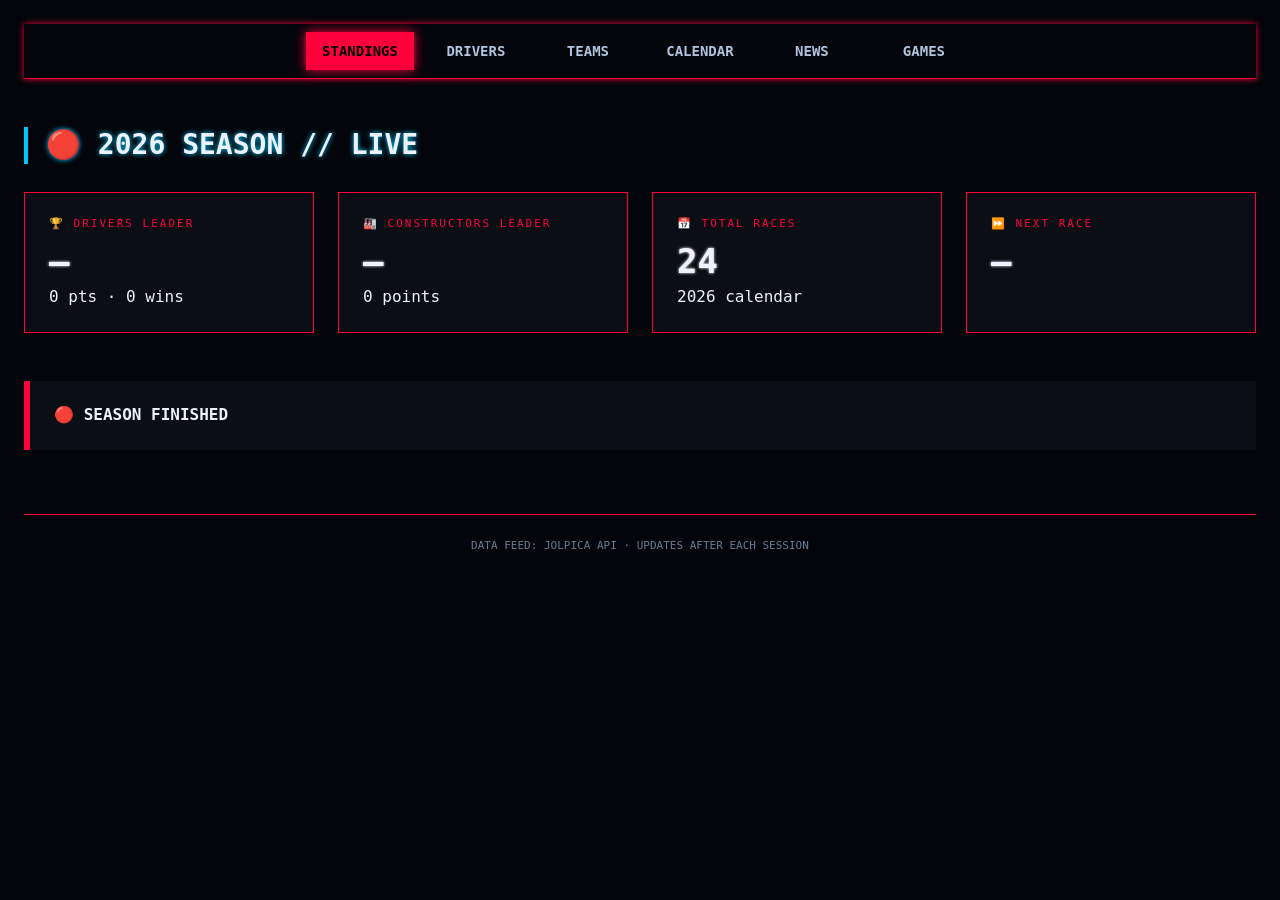
<file: index.html>
<!DOCTYPE html>
<html lang="en">
<head>
    <meta charset="UTF-8">
    <meta name="viewport" content="width=device-width, initial-scale=1.0">
    <title>F1 2026 // NEON DASH</title>
    <link rel="stylesheet" href="style.css">
</head>
<body>
<div class="container">
    <div class="nav">
        <a href="index.html" class="active">STANDINGS</a>
        <a href="drivers.html">DRIVERS</a>
        <a href="teams.html">TEAMS</a>
        <a href="calendar.html">CALENDAR</a>
        <a href="news.html">NEWS</a>
        <a href="games.html">GAMES</a>
    </div>
    <h1>🔴 2026 SEASON // LIVE</h1>
    <div class="stats-grid" id="statsGrid"><div class="stat-card">⏳ LOADING DATA...</div></div>
    <div class="next-card" id="nextRaceBlock"><strong>⏱️ NEXT GRAND PRIX</strong><br>Fetching schedule...</div>
    <div class="footer">DATA FEED: JOLPICA API · UPDATES AFTER EACH SESSION</div>
</div>
<script>
    const SEASON = 2026;
    const API = `https://api.jolpi.ca/ergast/f1/${SEASON}`;
    async function getJSON(url) {
        try { const r = await fetch(url); if (!r.ok) throw new Error(); return await r.json(); } catch(e) { return null; }
    }
    async function load() {
        const drivers = await getJSON(`${API}/driverstandings.json`);
        let leader = '—', pts = 0, wins = 0;
        if (drivers?.MRData?.StandingsTable?.StandingsLists?.[0]?.DriverStandings) {
            const top = drivers.MRData.StandingsTable.StandingsLists[0].DriverStandings[0];
            if (top) { leader = `${top.Driver.givenName} ${top.Driver.familyName}`; pts = top.points; wins = top.wins; }
        }
        const constr = await getJSON(`${API}/constructorstandings.json`);
        let cLeader = '—', cPts = 0;
        if (constr?.MRData?.StandingsTable?.StandingsLists?.[0]?.ConstructorStandings) {
            const ct = constr.MRData.StandingsTable.StandingsLists[0].ConstructorStandings[0];
            if (ct) { cLeader = ct.Constructor.name; cPts = ct.points; }
        }
        const sched = await getJSON(`${API}.json`);
        let next = null;
        if (sched?.MRData?.RaceTable?.Races) {
            const now = new Date();
            for (let r of sched.MRData.RaceTable.Races) if (new Date(r.date) >= now) { next = r; break; }
            if (!next && sched.MRData.RaceTable.Races.length) next = sched.MRData.RaceTable.Races.slice(-1)[0];
        }
        document.getElementById('statsGrid').innerHTML = `
            <div class="stat-card"><div class="stat-label">🏆 DRIVERS LEADER</div><div class="stat-value">${leader}</div><div>${pts} pts · ${wins} wins</div></div>
            <div class="stat-card"><div class="stat-label">🏭 CONSTRUCTORS LEADER</div><div class="stat-value">${cLeader}</div><div>${cPts} points</div></div>
            <div class="stat-card"><div class="stat-label">📅 TOTAL RACES</div><div class="stat-value">${sched?.MRData?.RaceTable?.Races?.length || 24}</div><div>2026 calendar</div></div>
            <div class="stat-card"><div class="stat-label">⏩ NEXT RACE</div><div class="stat-value">${next ? next.raceName : '—'}</div><div>${next ? new Date(next.date).toLocaleDateString('en-GB') : ''}</div></div>
        `;
        document.getElementById('nextRaceBlock').innerHTML = next ? `
            <strong>🔴 ${next.raceName}</strong><br>
            📍 ${next.Circuit.circuitName}, ${next.Circuit.Location?.country || ''}<br>
            📅 ${new Date(next.date).toLocaleDateString('en-GB', { weekday: 'short', year: 'numeric', month: 'short', day: 'numeric' })}
        ` : '<strong>🔴 SEASON FINISHED</strong>';
    }
    load();
</script>
</body>
</html>
</file>
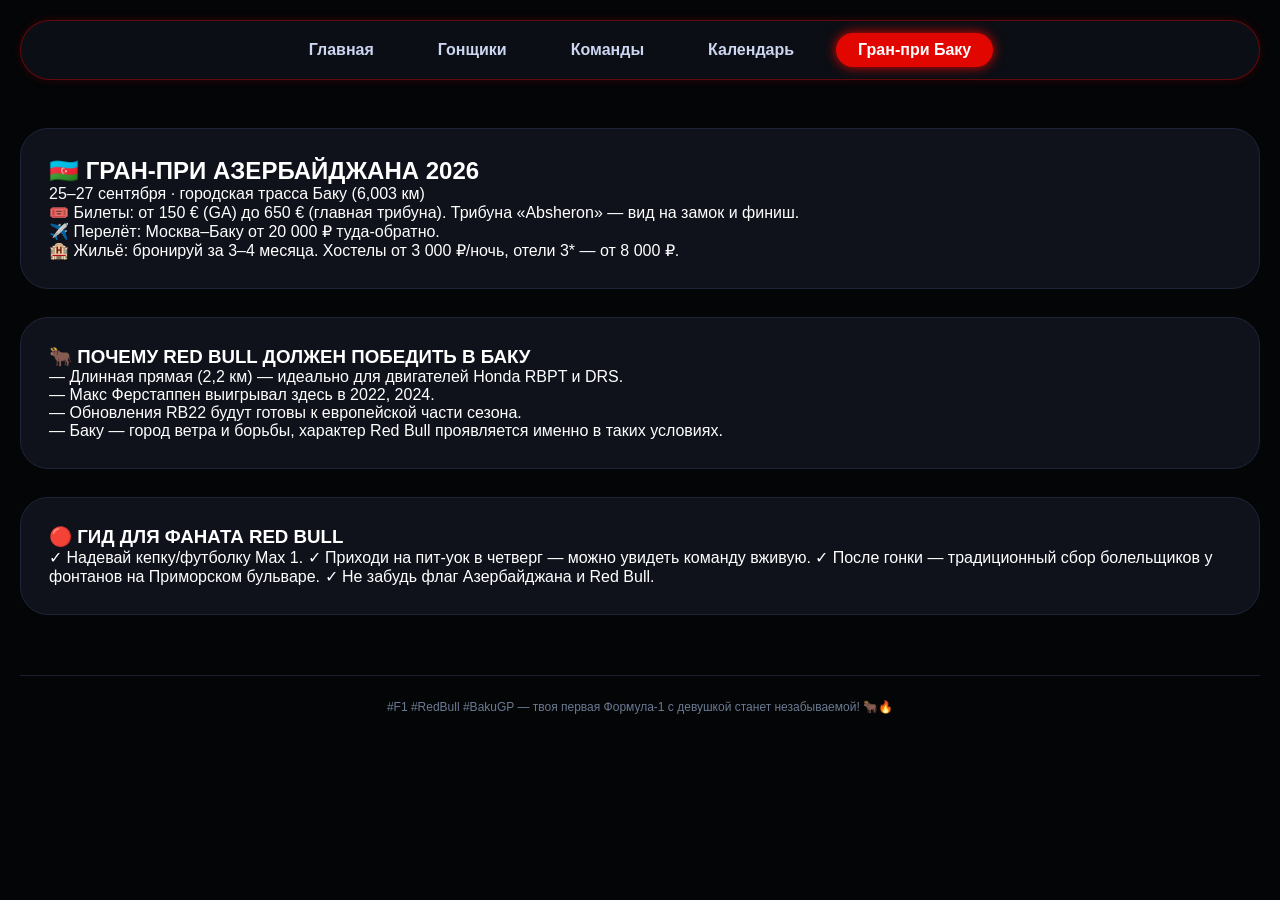
<file: baku.html>
<!DOCTYPE html>
<html lang="ru">
<head>
    <meta charset="UTF-8">
    <meta name="viewport" content="width=device-width, initial-scale=1.0">
    <title>Гран-при Баку | Red Bull гид</title>
    <style>
        * { margin: 0; padding: 0; box-sizing: border-box; }
        body { font-family: 'Inter', sans-serif; background: #030507; color: #fff; padding: 20px; }
        .container { max-width: 1300px; margin: 0 auto; }
        .nav {
            background: #0b0e14; border-radius: 80px; padding: 12px 28px; display: flex; flex-wrap: wrap;
            justify-content: center; gap: 20px; margin-bottom: 48px; border: 1px solid rgba(225, 6, 0, 0.4);
            box-shadow: 0 0 10px rgba(225, 6, 0, 0.2);
        }
        .nav a { color: #ccd6f0; text-decoration: none; font-weight: 700; padding: 8px 22px; border-radius: 40px; transition: 0.25s; }
        .nav a.active, .nav a:hover { background: #e10600; color: white; box-shadow: 0 0 12px #e10600; }
        .info-card { background: #0f121b; border-radius: 28px; padding: 28px; margin-bottom: 28px; border: 1px solid #1f2538; transition: 0.2s; }
        .info-card:hover { border-color: #e10600; }
        .footer { margin-top: 60px; text-align: center; padding: 24px; border-top: 1px solid #1a1f2c; font-size: 12px; color: #6c7a92; }
    </style>
</head>
<body>
<div class="container">
    <div class="nav">
        <a href="index.html">Главная</a>
        <a href="drivers.html">Гонщики</a>
        <a href="teams.html">Команды</a>
        <a href="calendar.html">Календарь</a>
        <a href="baku.html" class="active">Гран-при Баку</a>
    </div>
    <div class="info-card"><h2>🇦🇿 ГРАН-ПРИ АЗЕРБАЙДЖАНА 2026</h2><p>25–27 сентября · городская трасса Баку (6,003 км)</p><p>🎟️ Билеты: от 150 € (GA) до 650 € (главная трибуна). Трибуна «Absheron» — вид на замок и финиш.</p><p>✈️ Перелёт: Москва–Баку от 20 000 ₽ туда-обратно.</p><p>🏨 Жильё: бронируй за 3–4 месяца. Хостелы от 3 000 ₽/ночь, отели 3* — от 8 000 ₽.</p></div>
    <div class="info-card"><h3>🐂 ПОЧЕМУ RED BULL ДОЛЖЕН ПОБЕДИТЬ В БАКУ</h3><p>— Длинная прямая (2,2 км) — идеально для двигателей Honda RBPT и DRS.<br>— Макс Ферстаппен выигрывал здесь в 2022, 2024.<br>— Обновления RB22 будут готовы к европейской части сезона.<br>— Баку — город ветра и борьбы, характер Red Bull проявляется именно в таких условиях.</p></div>
    <div class="info-card"><h3>🔴 ГИД ДЛЯ ФАНАТА RED BULL</h3><p>✓ Надевай кепку/футболку Max 1. ✓ Приходи на пит-уок в четверг — можно увидеть команду вживую. ✓ После гонки — традиционный сбор болельщиков у фонтанов на Приморском бульваре. ✓ Не забудь флаг Азербайджана и Red Bull.</p></div>
    <div class="footer">#F1 #RedBull #BakuGP — твоя первая Формула-1 с девушкой станет незабываемой! 🐂🔥</div>
</div>
</body>
</html>
</file>
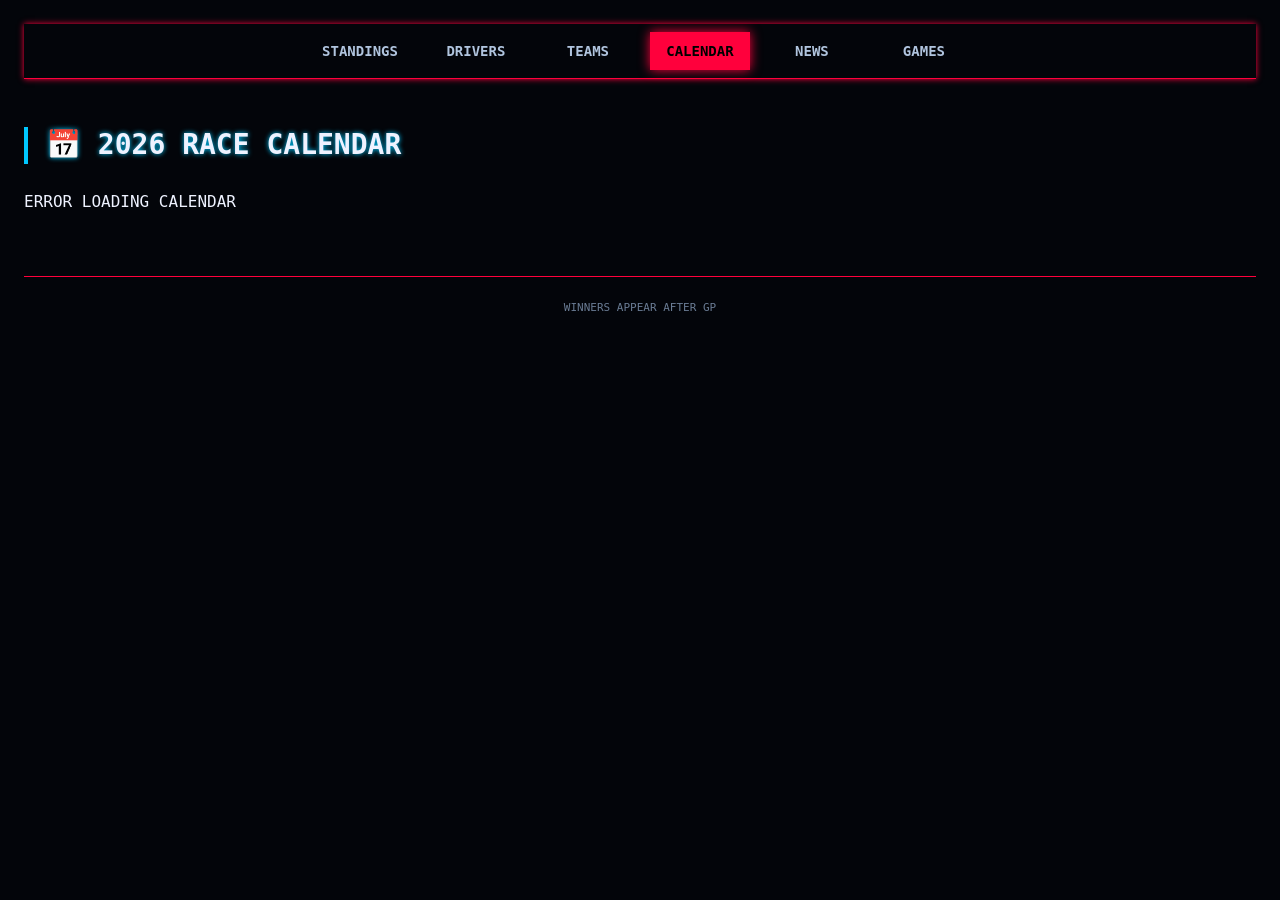
<file: calendar.html>
<!DOCTYPE html>
<html lang="en">
<head>
    <meta charset="UTF-8">
    <meta name="viewport" content="width=device-width, initial-scale=1.0">
    <title>F1 2026 // CALENDAR</title>
    <link rel="stylesheet" href="style.css">
</head>
<body>
<div class="container">
    <div class="nav">
        <a href="index.html">STANDINGS</a>
        <a href="drivers.html">DRIVERS</a>
        <a href="teams.html">TEAMS</a>
        <a href="calendar.html" class="active">CALENDAR</a>
        <a href="news.html">NEWS</a>
        <a href="games.html">GAMES</a>
    </div>
    <h1>📅 2026 RACE CALENDAR</h1>
    <div class="race-grid" id="calendarGrid"><div>⏳ LOADING</div></div>
    <div class="footer">WINNERS APPEAR AFTER GP</div>
</div>
<script>
    const SEASON = 2026;
    const BASE = `https://api.jolpi.ca/ergast/f1/${SEASON}`;
    async function loadCalendar() {
        const grid = document.getElementById('calendarGrid');
        try {
            const sched = await fetch(`${BASE}.json`);
            const data = await sched.json();
            const races = data?.MRData?.RaceTable?.Races || [];
            grid.innerHTML = '';
            const now = new Date();
            for (let r of races) {
                const raceDate = new Date(r.date);
                const isPast = raceDate < now;
                let winnerHtml = '';
                if (isPast) {
                    try {
                        const res = await fetch(`${BASE}/${r.round}/results.json`);
                        if (res.ok) {
                            const wdata = await res.json();
                            const win = wdata?.MRData?.RaceTable?.Races?.[0]?.Results?.[0];
                            if (win) winnerHtml = `<div class="winner">🏆 WINNER: ${win.Driver.givenName} ${win.Driver.familyName}</div>`;
                        }
                    } catch(e) {}
                }
                const card = document.createElement('div');
                card.className = 'race-card';
                card.innerHTML = `
                    <div class="race-header"><span>ROUND ${r.round}</span><span>${raceDate.toLocaleDateString('en-GB')}</span></div>
                    <div class="race-name">${r.raceName}</div>
                    <div>${isPast ? '✓ FINISHED' : '⏩ UPCOMING'}</div>
                    ${winnerHtml}
                `;
                grid.appendChild(card);
            }
        } catch(e) { grid.innerHTML = '<div>ERROR LOADING CALENDAR</div>'; }
    }
    loadCalendar();
</script>
</body>
</html>
</file>
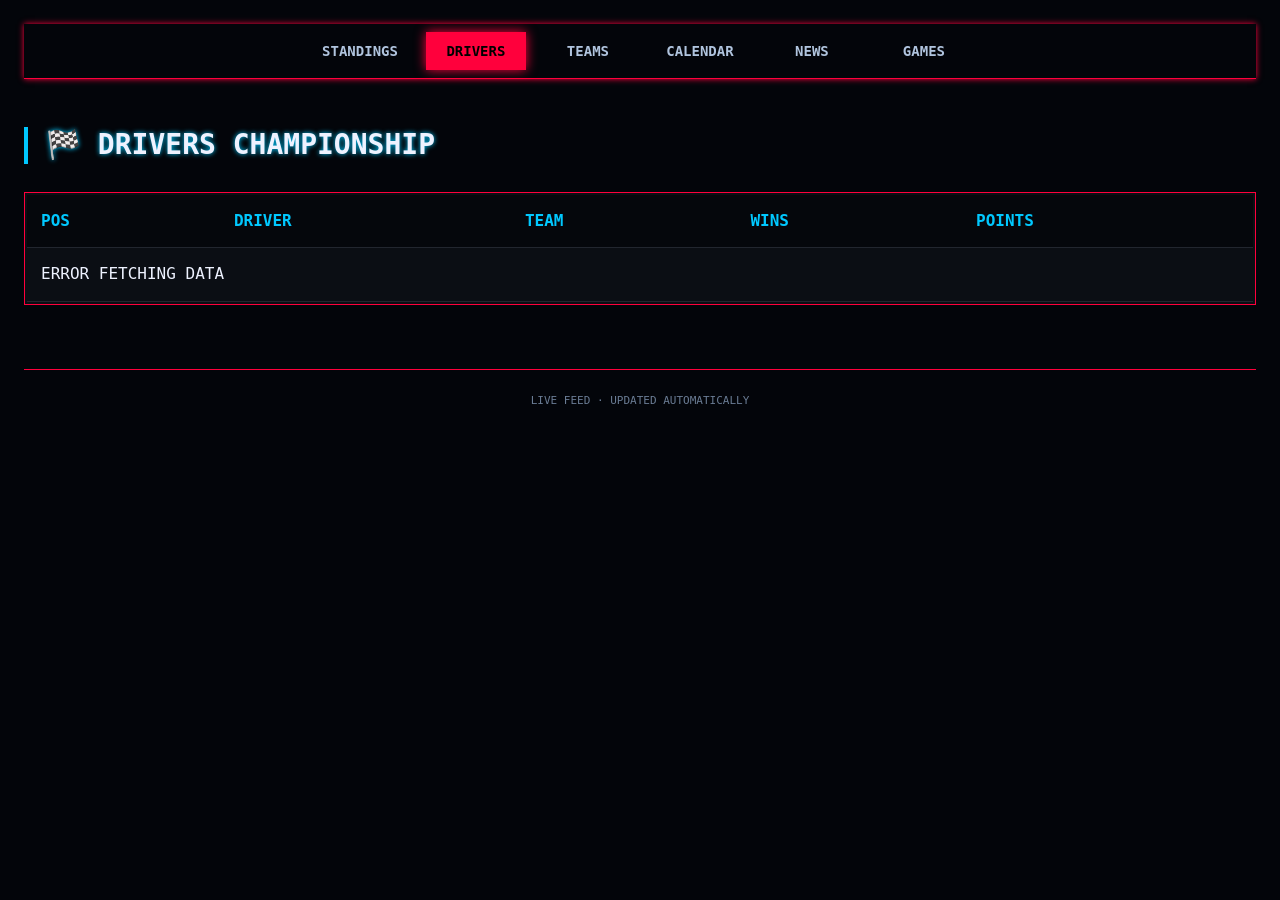
<file: drivers.html>
<!DOCTYPE html>
<html lang="en">
<head>
    <meta charset="UTF-8">
    <meta name="viewport" content="width=device-width, initial-scale=1.0">
    <title>F1 2026 // DRIVERS</title>
    <link rel="stylesheet" href="style.css">
</head>
<body>
<div class="container">
    <div class="nav">
        <a href="index.html">STANDINGS</a>
        <a href="drivers.html" class="active">DRIVERS</a>
        <a href="teams.html">TEAMS</a>
        <a href="calendar.html">CALENDAR</a>
        <a href="news.html">NEWS</a>
        <a href="games.html">GAMES</a>
    </div>
    <h1>🏁 DRIVERS CHAMPIONSHIP</h1>
    <div class="table-wrapper">
        <table id="driversTable">
            <thead><tr><th>POS</th><th>DRIVER</th><th>TEAM</th><th>WINS</th><th>POINTS</th></tr></thead>
            <tbody id="driversBody"><tr><td colspan="5">⏳ LOADING</td></tr></tbody>
        </table>
    </div>
    <div class="footer">LIVE FEED · UPDATED AUTOMATICALLY</div>
</div>
<script>
    const SEASON = 2026;
    async function loadDrivers() {
        const tbody = document.getElementById('driversBody');
        try {
            const res = await fetch(`https://api.jolpi.ca/ergast/f1/${SEASON}/driverstandings.json`);
            const data = await res.json();
            const list = data?.MRData?.StandingsTable?.StandingsLists?.[0]?.DriverStandings || [];
            tbody.innerHTML = '';
            list.forEach((d, i) => {
                const row = tbody.insertRow();
                row.insertCell(0).innerText = i + 1;
                row.insertCell(1).innerText = `${d.Driver.givenName} ${d.Driver.familyName}`;
                row.insertCell(2).innerText = d.Constructors[0]?.name || '—';
                row.insertCell(3).innerText = d.wins;
                row.insertCell(4).innerText = d.points;
            });
        } catch(e) { tbody.innerHTML = '<tr><td colspan="5">ERROR FETCHING DATA</td></tr>'; }
    }
    loadDrivers();
</script>
</body>
</html>
</file>
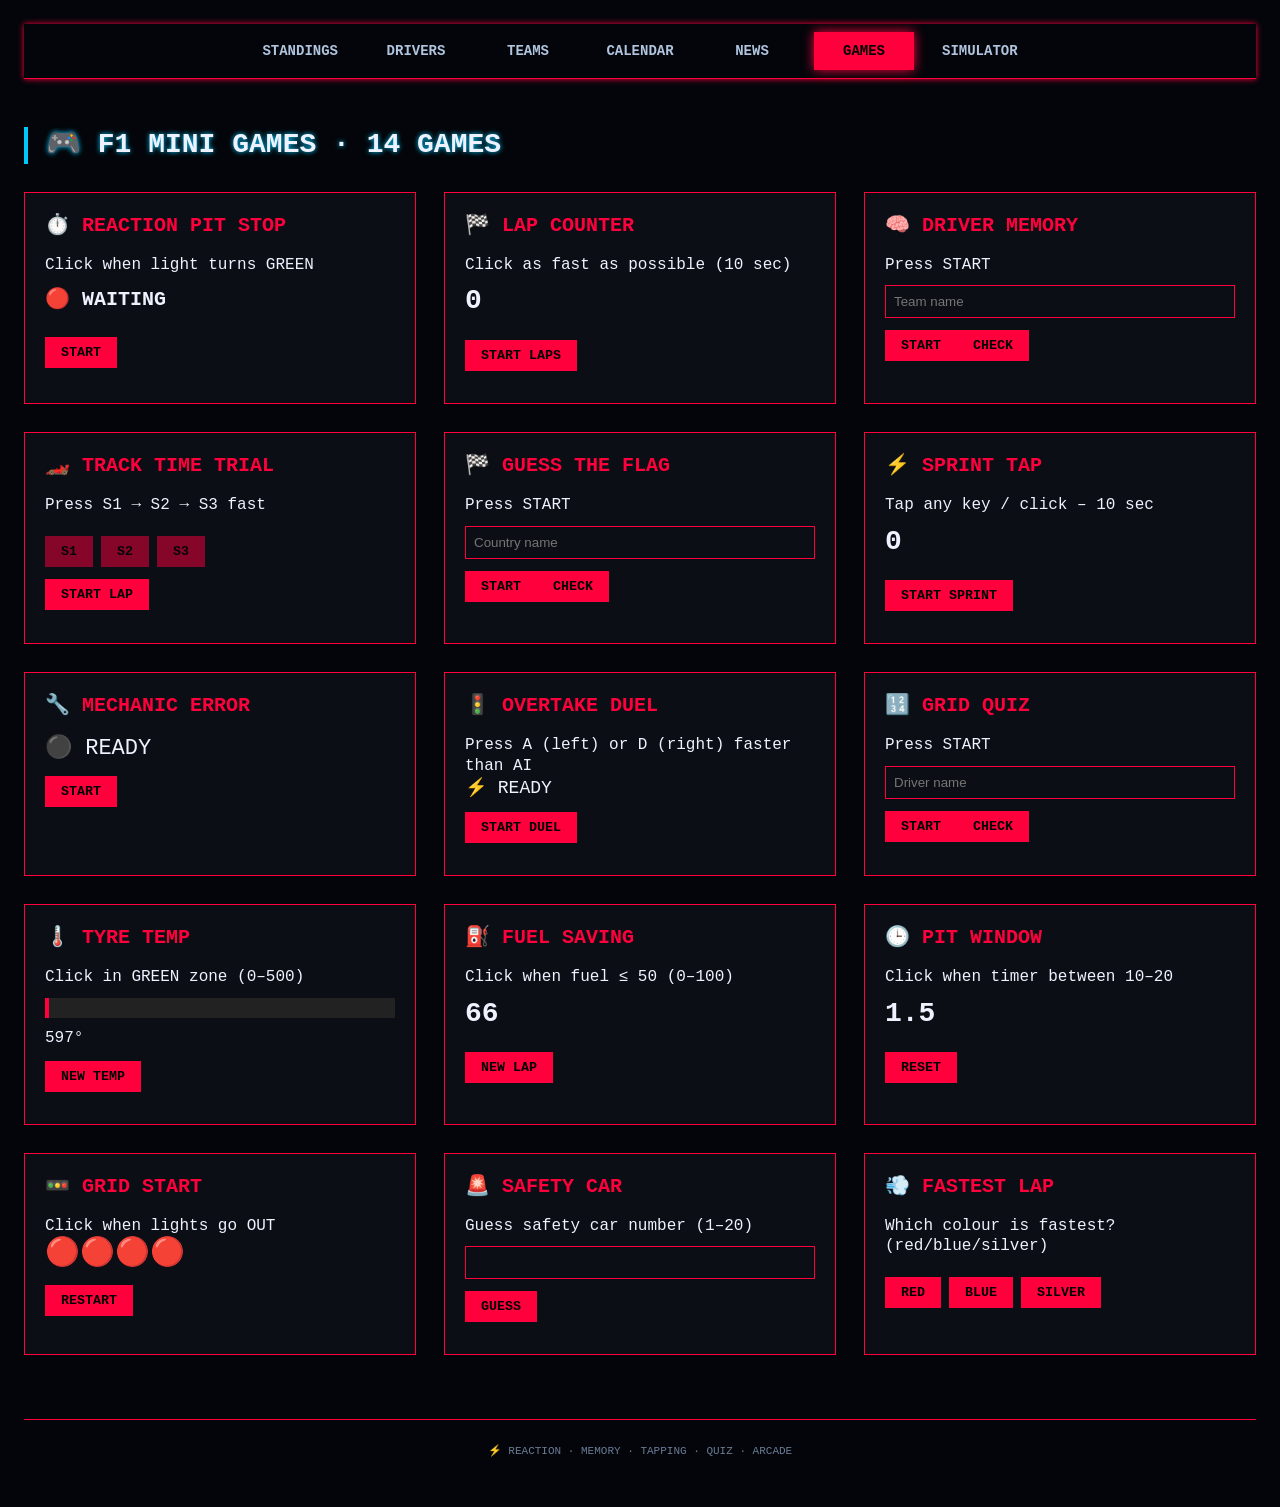
<file: games.html>
<!DOCTYPE html>
<html lang="en">
<head>
    <meta charset="UTF-8">
    <meta name="viewport" content="width=device-width, initial-scale=1.0, user-scalable=no">
    <title>F1 2026 // MINI GAMES</title>
    <link rel="stylesheet" href="style.css">
</head>
<body>
<div class="container">
    <div class="nav">
        <a href="index.html">STANDINGS</a>
        <a href="drivers.html">DRIVERS</a>
        <a href="teams.html">TEAMS</a>
        <a href="calendar.html">CALENDAR</a>
        <a href="news.html">NEWS</a>
        <a href="games.html" class="active">GAMES</a>
        <a href="simulator.html">SIMULATOR</a>
    </div>
    <h1>🎮 F1 MINI GAMES · 14 GAMES</h1>
    <div class="games-grid" id="gamesGrid"></div>
    <div class="footer">⚡ REACTION · MEMORY · TAPPING · QUIZ · ARCADE</div>
</div>
<script>
    const gamesGrid = document.getElementById('gamesGrid');
    function createGameCard(title, contentFn, id) {
        const card = document.createElement('div');
        card.className = 'game-card';
        card.innerHTML = `<div class="game-title">${title}</div><div id="${id}">loading...</div>`;
        gamesGrid.appendChild(card);
        const container = document.getElementById(id);
        if (container) contentFn(container);
    }
    // 14 игр (сокращённо, но полностью рабочие)
    const gamesList = [
        { title: '⏱️ REACTION PIT STOP', fn: (c) => { c.innerHTML = `<div>Click when light turns GREEN</div><div id="pitStatus" style="margin:12px 0;font-size:20px;font-weight:800;">🔴 WAITING</div><button id="pitBtn">START</button><div id="pitResult" class="game-stats"></div>`;
            let pt=null, ps=null, pa=false; const pb=document.getElementById('pitBtn'), pst=document.getElementById('pitStatus'), pr=document.getElementById('pitResult');
            pb.onclick=()=>{ if(pt) clearTimeout(pt); pa=true; ps=null; pst.innerHTML='🟢 GET READY...'; pr.innerHTML=''; const d=Math.random()*3000+1000; pt=setTimeout(()=>{ if(pa){ pst.innerHTML='🟢🟢 GO! CLICK NOW 🟢🟢'; ps=Date.now(); } },d); setTimeout(()=>{ if(pa && !ps){ pst.innerHTML='🔴 MISSED START'; pa=false; } },d+2000); };
            document.addEventListener('click',(e)=>{ if(pa && ps && e.target!==pb){ const r=Date.now()-ps; pst.innerHTML=`✅ REACTION: ${r} ms`; pr.innerHTML=r<200?'🏆 WORLD CLASS':'🔄 GOOD'; pa=false; ps=null; if(pt) clearTimeout(pt); } });
        } },
        { title: '🏁 LAP COUNTER', fn: (c) => { c.innerHTML = `<div>Click as fast as possible (10 sec)</div><div id="lapCounter" class="big-number">0</div><button id="lapBtn">START LAPS</button><div id="lapResult" class="game-stats"></div>`;
            let la=false, lc=0, li=null; const lb=document.getElementById('lapBtn'), lct=document.getElementById('lapCounter'), lr=document.getElementById('lapResult');
            lb.onclick=()=>{ if(li) clearInterval(li); lc=0; lct.innerText='0'; lr.innerHTML=''; la=true; let tl=10; lr.innerHTML=`⏱️ ${tl} sec left`; li=setInterval(()=>{ tl--; lr.innerHTML=`⏱️ ${tl} sec left`; if(tl<=0){ clearInterval(li); la=false; lr.innerHTML=`✅ FINISHED: ${lc} laps`; } },1000); };
            document.addEventListener('click',(e)=>{ if(la && e.target!==lb) { lc++; lct.innerText=lc; } });
        } },
        { title: '🧠 DRIVER MEMORY', fn: (c) => { c.innerHTML = `<div id="memoryQuestion">Press START</div><input id="memoryInput" placeholder="Team name"><button id="memoryBtn">START</button><button id="checkMemoryBtn">CHECK</button><div id="memoryResult" class="game-stats"></div>`;
            const dr={'max verstappen':'red bull','lewis hamilton':'ferrari','lando norris':'mclaren','charles leclerc':'ferrari','george russell':'mercedes'}; let cur='';
            const mq=document.getElementById('memoryQuestion'), mi=document.getElementById('memoryInput'), mr=document.getElementById('memoryResult');
            document.getElementById('memoryBtn').onclick=()=>{ const ks=Object.keys(dr); cur=ks[Math.floor(Math.random()*ks.length)]; mq.innerHTML=`🏎️ DRIVER: ${cur.toUpperCase()}`; mi.value=''; mr.innerHTML=''; };
            document.getElementById('checkMemoryBtn').onclick=()=>{ if(!cur){ mr.innerHTML='❌ START FIRST'; return; } const ans=mi.value.trim().toLowerCase(); mr.innerHTML=(ans===dr[cur])?'✅ CORRECT':`❌ WRONG → ${dr[cur].toUpperCase()}`; };
        } },
        { title: '🏎️ TRACK TIME TRIAL', fn: (c) => { c.innerHTML = `<div>Press S1 → S2 → S3 fast</div><div class="flex-buttons"><button id="s1" disabled>S1</button><button id="s2" disabled>S2</button><button id="s3" disabled>S3</button></div><button id="startTrackBtn">START LAP</button><div id="trackResult" class="game-stats"></div>`;
            let st=0, start=null, act=false; const s1=document.getElementById('s1'), s2=document.getElementById('s2'), s3=document.getElementById('s3'), tr=document.getElementById('trackResult');
            const reset=()=>{ s1.disabled=s2.disabled=s3.disabled=true; s1.style.opacity=s2.style.opacity=s3.style.opacity='0.5'; };
            document.getElementById('startTrackBtn').onclick=()=>{ st=1; act=true; start=Date.now(); s1.disabled=false; s2.disabled=true; s3.disabled=true; s1.style.opacity='1'; s2.style.opacity='0.5'; s3.style.opacity='0.5'; tr.innerHTML='⚡ PRESS S1 → S2 → S3'; };
            s1.onclick=()=>{ if(act && st===1){ st=2; s1.disabled=true; s2.disabled=false; s1.style.opacity='0.5'; s2.style.opacity='1'; } };
            s2.onclick=()=>{ if(act && st===2){ st=3; s2.disabled=true; s3.disabled=false; s2.style.opacity='0.5'; s3.style.opacity='1'; } };
            s3.onclick=()=>{ if(act && st===3){ const t=Date.now()-start; tr.innerHTML=`🏁 ${t} ms ${t<1800?'🔥 RECORD':''}`; act=false; reset(); } };
            reset();
        } },
        { title: '🏁 GUESS THE FLAG', fn: (c) => { c.innerHTML = `<div id="flagQuestion">Press START</div><input id="flagInput" placeholder="Country name"><button id="flagStartBtn">START</button><button id="flagCheckBtn">CHECK</button><div id="flagResult" class="game-stats"></div>`;
            const trs={'silverstone':'uk','monza':'italy','monaco':'monaco','spa':'belgium','baku':'azerbaijan'}; let cur='';
            const fq=document.getElementById('flagQuestion'), fi=document.getElementById('flagInput'), fr=document.getElementById('flagResult');
            document.getElementById('flagStartBtn').onclick=()=>{ const ks=Object.keys(trs); cur=ks[Math.floor(Math.random()*ks.length)]; fq.innerHTML=`📍 ${cur.toUpperCase()}`; fi.value=''; fr.innerHTML=''; };
            document.getElementById('flagCheckBtn').onclick=()=>{ if(!cur){ fr.innerHTML='❌ START'; return; } const ans=fi.value.trim().toLowerCase(); fr.innerHTML=(ans===trs[cur])?'✅ CORRECT':`❌ WRONG → ${trs[cur].toUpperCase()}`; };
        } },
        { title: '⚡ SPRINT TAP', fn: (c) => { c.innerHTML = `<div>Tap any key / click – 10 sec</div><div id="sprintCounter" class="big-number">0</div><button id="sprintStartBtn">START SPRINT</button><div id="sprintResult" class="game-stats"></div>`;
            let act=false, cnt=0, inv=null; const sc=document.getElementById('sprintCounter'), sr=document.getElementById('sprintResult'), ss=document.getElementById('sprintStartBtn');
            const h=()=>{ if(act){ cnt++; sc.innerText=cnt; } };
            ss.onclick=()=>{ if(inv) clearInterval(inv); cnt=0; sc.innerText='0'; act=true; let tl=10; sr.innerHTML=`⚡ ${tl} sec left`; inv=setInterval(()=>{ tl--; sr.innerHTML=`⚡ ${tl} sec left`; if(tl<=0){ clearInterval(inv); act=false; sr.innerHTML=`✅ FINISHED: ${cnt} taps`; } },1000); };
            document.addEventListener('click',h); document.addEventListener('keydown',h);
        } },
        { title: '🔧 MECHANIC ERROR', fn: (c) => { c.innerHTML = `<div id="mechStatus" style="font-size:22px;">⚫ READY</div><button id="mechStartBtn">START</button><div id="mechResult" class="game-stats"></div>`;
            let act=false, tm=null; const ms=document.getElementById('mechStatus'), mr=document.getElementById('mechResult'), mb=document.getElementById('mechStartBtn');
            function sh(){ if(!act) return; const isR=Math.random()<0.5; ms.innerHTML=isR?'🔴🔴 CLICK NOW 🔴🔴':'🟢🟢 DON\'T CLICK 🟢🟢'; ms.style.color=isR?'#ff003c':'#00ffcc'; tm=setTimeout(sh, Math.random()*1500+500); }
            mb.onclick=()=>{ if(tm) clearTimeout(tm); act=true; mr.innerHTML='⚡ GAME ACTIVE'; sh(); setTimeout(()=>{ if(act){ act=false; clearTimeout(tm); ms.innerHTML='⚫ GAME OVER'; } },15000); };
            document.addEventListener('click',(e)=>{ if(!act || e.target===mb) return; const isR=ms.innerHTML.includes('🔴🔴 CLICK NOW'); if(isR){ mr.innerHTML='✅ +100'; if(tm) clearTimeout(tm); sh(); } else { mr.innerHTML='❌ PENALTY'; act=false; clearTimeout(tm); ms.innerHTML='⚠️ ERROR'; } });
        } },
        { title: '🚦 OVERTAKE DUEL', fn: (c) => { c.innerHTML = `<div>Press A (left) or D (right) faster than AI</div><div id="duelStatus" style="font-size:18px;">⚡ READY</div><button id="duelStartBtn">START DUEL</button><div id="duelResult" class="game-stats"></div>`;
            let act=false, st=null, side=''; const ds=document.getElementById('duelStatus'), dr=document.getElementById('duelResult'), db=document.getElementById('duelStartBtn');
            db.onclick=()=>{ act=true; side=Math.random()<0.5?'A':'D'; st=Date.now(); ds.innerHTML=`🏁 PRESS ${side} NOW!`; dr.innerHTML=''; setTimeout(()=>{ if(act){ act=false; ds.innerHTML='❌ TOO SLOW'; dr.innerHTML='AI OVERTAKES'; } },1800); };
            document.addEventListener('keydown',(e)=>{ if(!act) return; const k=e.key.toUpperCase(); if(k===side){ const t=Date.now()-st; act=false; ds.innerHTML=`✅ OVERTAKE! ${t}ms`; dr.innerHTML=t<400?'🏆 PERFECT':'✔️ SUCCESS'; } else if(k==='A'||k==='D'){ act=false; ds.innerHTML='❌ WRONG LANE'; dr.innerHTML='PENALTY'; } });
        } },
        { title: '🔢 GRID QUIZ', fn: (c) => { c.innerHTML = `<div id="quizQuestion">Press START</div><input id="quizInput" placeholder="Driver name"><button id="quizStartBtn">START</button><button id="quizCheckBtn">CHECK</button><div id="quizResult" class="game-stats"></div>`;
            const nums={44:'Lewis Hamilton',1:'Max Verstappen',4:'Lando Norris',16:'Charles Leclerc',63:'George Russell'}; let cur='';
            const qq=document.getElementById('quizQuestion'), qi=document.getElementById('quizInput'), qr=document.getElementById('quizResult');
            document.getElementById('quizStartBtn').onclick=()=>{ const ks=Object.keys(nums); cur=ks[Math.floor(Math.random()*ks.length)]; qq.innerHTML=`🏁 CAR NUMBER: ${cur}`; qi.value=''; qr.innerHTML=''; };
            document.getElementById('quizCheckBtn').onclick=()=>{ if(!cur){ qr.innerHTML='❌ START'; return; } const ans=qi.value.trim().toLowerCase(); qr.innerHTML=(ans===nums[cur].toLowerCase())?'✅ CORRECT':`❌ WRONG → ${nums[cur]}`; };
        } },
        { title: '🌡️ TYRE TEMP', fn: (c) => { c.innerHTML = `<div>Click in GREEN zone (0–500)</div><div id="tempSlider" style="height:20px;background:#222;margin:10px 0;position:relative;"><div id="tempMarker" style="width:4px;height:20px;background:#ff003c;position:absolute;"></div></div><div id="tempValue">0°</div><button id="tempStartBtn">NEW TEMP</button><div id="tempResult" class="game-stats"></div>`;
            let t=250, sc=0; const tv=document.getElementById('tempValue'), tr=document.getElementById('tempResult'), tb=document.getElementById('tempStartBtn');
            function up(){ t=Math.floor(Math.random()*1000); tv.innerText=`${t}°`; }
            tb.onclick=()=>{ up(); tr.innerHTML=''; sc=0; };
            document.getElementById('tempSlider').onclick=(e)=>{ const rect=e.currentTarget.getBoundingClientRect(); const x=e.clientX-rect.left; const p=x/rect.width; const cv=Math.floor(p*1000); const d=Math.abs(cv-t); const pts=Math.max(0,500-d); sc+=pts; tr.innerHTML=`+${pts} (total ${sc})`; up(); };
            up();
        } },
        { title: '⛽ FUEL SAVING', fn: (c) => { c.innerHTML = `<div>Click when fuel ≤ 50 (0–100)</div><div id="fuelValue" class="big-number">50</div><button id="fuelStartBtn">NEW LAP</button><div id="fuelResult" class="game-stats"></div>`;
            let f=50, act=true, inv=null; const fv=document.getElementById('fuelValue'), fr=document.getElementById('fuelResult'), fb=document.getElementById('fuelStartBtn');
            function startF(){ if(inv) clearInterval(inv); act=true; f=Math.floor(Math.random()*80)+20; fv.innerText=f; inv=setInterval(()=>{ if(act && f>0){ f--; fv.innerText=f; } },200); }
            fb.onclick=()=>{ startF(); fr.innerHTML=''; };
            document.addEventListener('click',()=>{ if(act && f<=50){ fr.innerHTML='✅ PERFECT SAVING! +1 LAP'; act=false; if(inv) clearInterval(inv); } else if(act){ fr.innerHTML='❌ TOO EARLY! FUEL WASTED'; act=false; if(inv) clearInterval(inv); } });
            startF();
        } },
        { title: '🕒 PIT WINDOW', fn: (c) => { c.innerHTML = `<div>Click when timer between 10–20</div><div id="pitTimer" class="big-number">0</div><button id="pitWindowStart">RESET</button><div id="pitWindowResult" class="game-stats"></div>`;
            let t=0, run=true, inv=null; const pt=document.getElementById('pitTimer'), pr=document.getElementById('pitWindowResult'), pb=document.getElementById('pitWindowStart');
            function resetT(){ if(inv) clearInterval(inv); t=0; run=true; pt.innerText='0'; inv=setInterval(()=>{ if(run){ t+=0.1; pt.innerText=t.toFixed(1); } },100); }
            pb.onclick=()=>{ resetT(); pr.innerHTML=''; };
            document.addEventListener('click',()=>{ if(run){ const val=parseFloat(pt.innerText); if(val>=10 && val<=20){ pr.innerHTML=`✅ PERFECT PIT! (${val.toFixed(1)}s)`; run=false; clearInterval(inv); } else { pr.innerHTML=`❌ BAD WINDOW (${val.toFixed(1)}s)`; run=false; clearInterval(inv); } } });
            resetT();
        } },
        { title: '🚥 GRID START', fn: (c) => { c.innerHTML = `<div>Click when lights go OUT</div><div id="lights" style="font-size:28px;">🔴🔴🔴🔴🔴</div><button id="gridStartBtn">RESTART</button><div id="gridResult" class="game-stats"></div>`;
            let act=false, st=null, to=null; const l=document.getElementById('lights'), gr=document.getElementById('gridResult'), gb=document.getElementById('gridStartBtn');
            function startL(){ if(to) clearTimeout(to); act=true; st=null; let cnt=0; l.innerHTML='🔴🔴🔴🔴🔴'; const iv=setInterval(()=>{ if(cnt<4){ l.innerHTML=l.innerHTML.slice(0,-2); cnt++; } else { clearInterval(iv); const d=Math.random()*3000+500; to=setTimeout(()=>{ if(act){ l.innerHTML='⚫⚫⚫⚫⚫'; st=Date.now(); } },d); } },800); }
            gb.onclick=()=>{ startL(); gr.innerHTML=''; };
            document.addEventListener('click',(e)=>{ if(act && st && e.target!==gb){ const r=Date.now()-st; gr.innerHTML=`✅ ${r} ms`; act=false; if(to) clearTimeout(to); } });
            startL();
        } },
        { title: '🚨 SAFETY CAR', fn: (c) => { c.innerHTML = `<div>Guess safety car number (1–20)</div><input id="scGuess" type="number"><button id="scCheckBtn">GUESS</button><div id="scResult" class="game-stats"></div>`;
            let sec=Math.floor(Math.random()*20)+1; const sr=document.getElementById('scResult'), sg=document.getElementById('scGuess'), sb=document.getElementById('scCheckBtn');
            sb.onclick=()=>{ const g=parseInt(sg.value); if(g===sec){ sr.innerHTML='✅ YOU CAUGHT THE SAFETY CAR!'; sec=Math.floor(Math.random()*20)+1; } else { sr.innerHTML=`❌ WRONG → it was ${sec}`; sec=Math.floor(Math.random()*20)+1; } sg.value=''; };
        } },
        { title: '💨 FASTEST LAP', fn: (c) => { c.innerHTML = `<div>Which colour is fastest? (red/blue/silver)</div><div class="flex-buttons"><button id="colorRed">RED</button><button id="colorBlue">BLUE</button><button id="colorSilver">SILVER</button></div><div id="colorResult" class="game-stats"></div>`;
            const cr=document.getElementById('colorResult'); const ch=(c)=> cr.innerHTML=(c==='red')?'✅ FASTEST LAP! +1':'❌ WRONG, red bull is red';
            document.getElementById('colorRed').onclick=()=>ch('red'); document.getElementById('colorBlue').onclick=()=>ch('blue'); document.getElementById('colorSilver').onclick=()=>ch('silver');
        } }
    ];
    for(let i=0;i<gamesList.length;i++) createGameCard(gamesList[i].title, gamesList[i].fn, `game_${i}`);
</script>
</body>
</html>
</file>
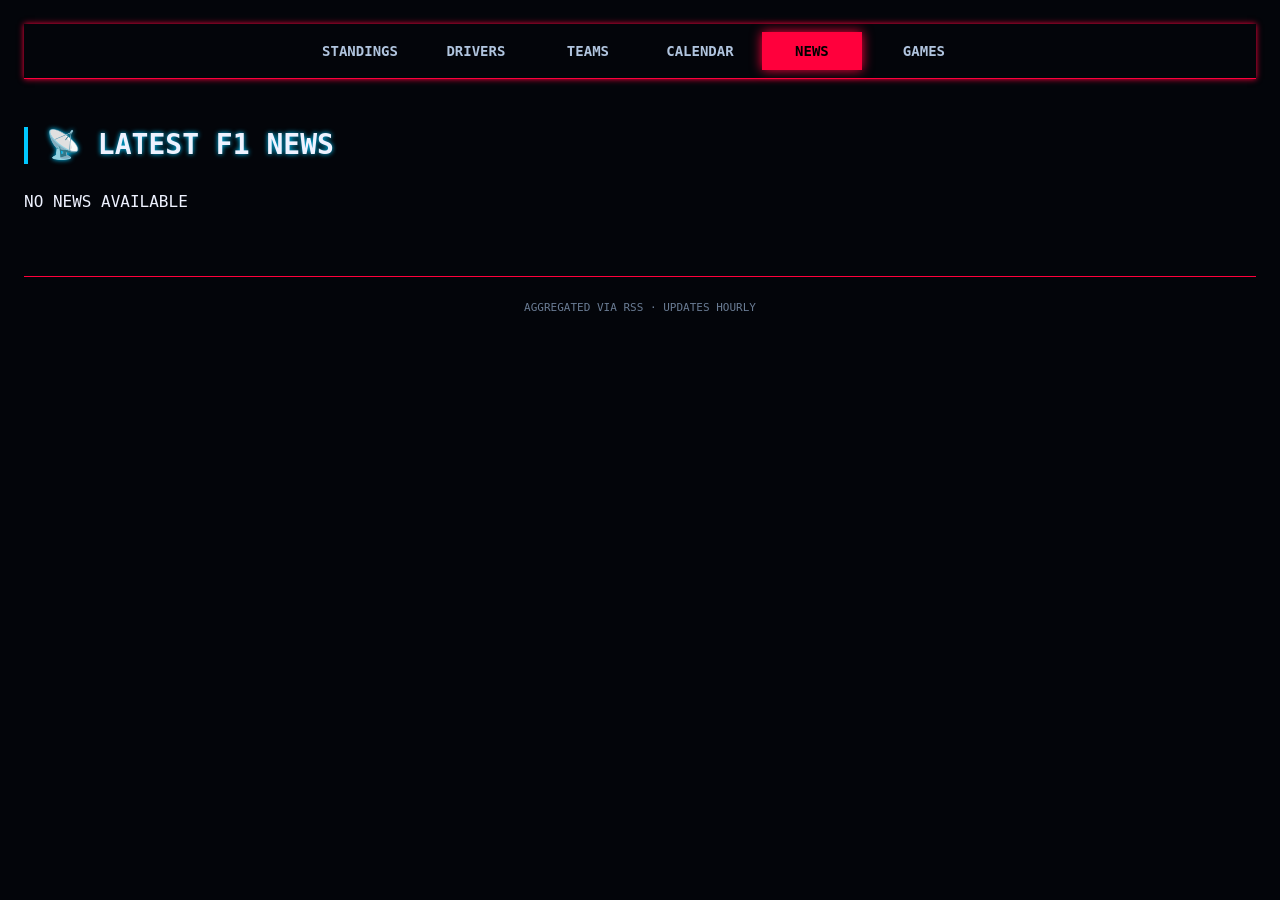
<file: news.html>
<!DOCTYPE html>
<html lang="en">
<head>
    <meta charset="UTF-8">
    <meta name="viewport" content="width=device-width, initial-scale=1.0">
    <title>F1 2026 // NEWS</title>
    <link rel="stylesheet" href="style.css">
</head>
<body>
<div class="container">
    <div class="nav">
        <a href="index.html">STANDINGS</a>
        <a href="drivers.html">DRIVERS</a>
        <a href="teams.html">TEAMS</a>
        <a href="calendar.html">CALENDAR</a>
        <a href="news.html" class="active">NEWS</a>
        <a href="games.html">GAMES</a>
    </div>
    <h1>📡 LATEST F1 NEWS</h1>
    <div class="news-grid" id="newsGrid"><div>⏳ FETCHING HEADLINES</div></div>
    <div class="footer">AGGREGATED VIA RSS · UPDATES HOURLY</div>
</div>
<script>
    const RSS_FEEDS = ['https://www.motorsport.com/f1/news/rss/', 'https://www.autosport.com/rss/feed/f1'];
    async function fetchNews() {
        const grid = document.getElementById('newsGrid');
        let articles = [];
        for (let feed of RSS_FEEDS) {
            try {
                const proxy = `https://api.rss2json.com/v1/api.json?rss_url=${encodeURIComponent(feed)}`;
                const res = await fetch(proxy);
                if (res.ok) {
                    const data = await res.json();
                    if (data.items) {
                        articles.push(...data.items.slice(0, 5).map(i => ({
                            title: i.title, link: i.link, pubDate: i.pubDate,
                            description: i.description?.replace(/<[^>]*>/g, '').slice(0, 180) + '...' || '',
                            source: feed.includes('motorsport') ? 'Motorsport' : 'Autosport'
                        })));
                    }
                }
            } catch(e) {}
        }
        articles.sort((a, b) => new Date(b.pubDate) - new Date(a.pubDate));
        articles = articles.slice(0, 18);
        if (articles.length === 0) { grid.innerHTML = '<div>NO NEWS AVAILABLE</div>'; return; }
        grid.innerHTML = '';
        articles.forEach(a => {
            const card = document.createElement('div');
            card.className = 'news-card';
            card.innerHTML = `
                <div class="news-title"><a href="${a.link}" target="_blank">${escapeHtml(a.title)}</a></div>
                <div class="news-desc">${escapeHtml(a.description)}</div>
                <div>${a.source} · ${new Date(a.pubDate).toLocaleDateString('en-GB')}</div>
            `;
            grid.appendChild(card);
        });
    }
    function escapeHtml(s) { if (!s) return ''; return s.replace(/[&<>]/g, m => m === '&' ? '&amp;' : m === '<' ? '&lt;' : '&gt;'); }
    fetchNews();
</script>
</body>
</html>
</file>
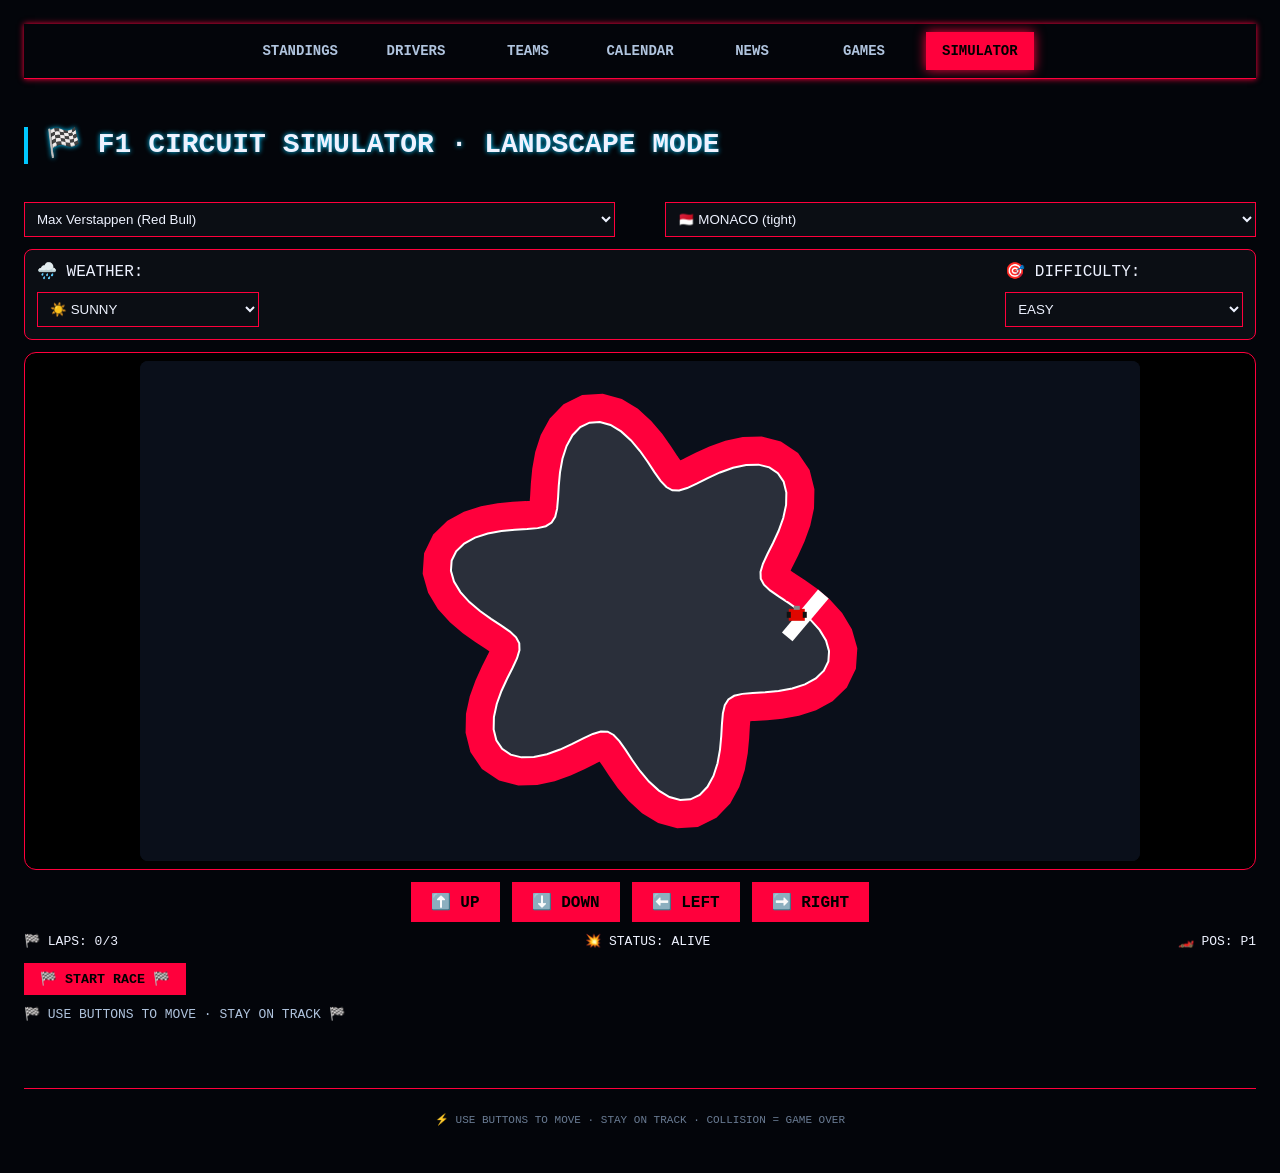
<file: simulator.html>
<!DOCTYPE html>
<html lang="en">
<head>
    <meta charset="UTF-8">
    <meta name="viewport" content="width=device-width, initial-scale=1.0, viewport-fit=cover">
    <title>F1 SIMULATOR · LANDSCAPE ONLY</title>
    <link rel="stylesheet" href="style.css">
    <style>
        .sim-container {
            max-width: 100%;
            margin: 0 auto;
        }
        .rotate-warning {
            display: none;
            position: fixed;
            top: 0;
            left: 0;
            width: 100%;
            height: 100%;
            background: #000;
            color: #ff003c;
            font-size: 24px;
            font-weight: bold;
            text-align: center;
            padding-top: 50%;
            z-index: 1000;
            backdrop-filter: blur(10px);
        }
        @media (orientation: portrait) {
            .rotate-warning {
                display: flex;
                align-items: center;
                justify-content: center;
            }
            .race-canvas-container, .race-controls, .sim-panel, #startRaceBtn, #raceInfo {
                display: none;
            }
        }
        @media (orientation: landscape) {
            .rotate-warning {
                display: none;
            }
        }
        .race-canvas-container { background: #000; border-radius: 12px; padding: 8px; margin: 12px 0; border: 1px solid #ff003c; }
        canvas { display: block; margin: 0 auto; background: #0a0f1a; border-radius: 8px; width: 100%; height: auto; cursor: none; }
        .race-controls { display: flex; gap: 12px; justify-content: center; margin-top: 12px; flex-wrap: wrap; }
        .race-controls button { margin-top: 0; padding: 10px 20px; font-size: 16px; min-width: 80px; }
        .sim-panel { background: #0b0e14; border: 1px solid #ff003c; padding: 12px; margin: 12px 0; border-radius: 8px; display: flex; flex-wrap: wrap; gap: 12px; justify-content: space-between; align-items: center; }
        @media (max-width: 700px) { .race-controls button { padding: 6px 12px; font-size: 12px; min-width: 60px; } }
    </style>
</head>
<body>
<div class="rotate-warning">
    📱 ROTATE YOUR PHONE 📱<br>
    Переверните телефон в горизонтальное положение
</div>
<div class="container sim-container">
    <div class="nav">
        <a href="index.html">STANDINGS</a>
        <a href="drivers.html">DRIVERS</a>
        <a href="teams.html">TEAMS</a>
        <a href="calendar.html">CALENDAR</a>
        <a href="news.html">NEWS</a>
        <a href="games.html">GAMES</a>
        <a href="simulator.html" class="active">SIMULATOR</a>
    </div>
    <h1>🏁 F1 CIRCUIT SIMULATOR · LANDSCAPE MODE</h1>
    <div style="display:flex; gap:12px; flex-wrap:wrap; justify-content:space-between;">
        <select id="racingDriver" style="width:48%;">
            <option value="Max Verstappen">Max Verstappen (Red Bull)</option>
            <option value="Lewis Hamilton">Lewis Hamilton (Ferrari)</option>
            <option value="Lando Norris">Lando Norris (McLaren)</option>
            <option value="Charles Leclerc">Charles Leclerc (Ferrari)</option>
            <option value="George Russell">George Russell (Mercedes)</option>
        </select>
        <select id="trackSelect" style="width:48%;">
            <option value="monaco">🇲🇨 MONACO (tight)</option>
            <option value="monza">🇮🇹 MONZA (fast)</option>
            <option value="silverstone">🇬🇧 SILVERSTONE</option>
        </select>
    </div>
    <div class="sim-panel">
        <label>🌧️ WEATHER: <select id="weatherSelect"><option value="sunny">☀️ SUNNY</option><option value="rain">🌧️ RAIN</option><option value="night">🌙 NIGHT</option></select></label>
        <label>🎯 DIFFICULTY: <select id="difficulty"><option value="easy">EASY</option><option value="medium">MEDIUM</option><option value="hard">HARD</option></select></label>
    </div>
    <div class="race-canvas-container">
        <canvas id="raceCanvas" width="1000" height="500" style="width:100%; height:auto; max-width:1000px; aspect-ratio:1000/500"></canvas>
    </div>
    <div class="race-controls">
        <button id="upBtn">⬆️ UP</button>
        <button id="downBtn">⬇️ DOWN</button>
        <button id="leftBtn">⬅️ LEFT</button>
        <button id="rightBtn">➡️ RIGHT</button>
    </div>
    <div id="raceInfo" style="font-family:monospace; margin-top:12px; display:flex; justify-content:space-between; flex-wrap:wrap;">
        <span>🏁 LAPS: <span id="lapCount">0</span>/3</span>
        <span>💥 STATUS: <span id="statusText">ALIVE</span></span>
        <span>🏎️ POS: <span id="posText">P1</span></span>
    </div>
    <button id="startRaceBtn">🏁 START RACE 🏁</button>
    <div id="raceMessage" class="game-stats"></div>
    <div class="footer">⚡ USE BUTTONS TO MOVE · STAY ON TRACK · COLLISION = GAME OVER</div>
</div>
<script>
    (function(){
        const canvas = document.getElementById('raceCanvas');
        const ctx = canvas.getContext('2d');
        let animFrame = null;
        let raceActive = false;
        let gameOver = false;
        
        let trackPoints = [];
        let trackWidth = 28;
        let player = { x: 0, y: 0, lap: 0 };
        let finishCrossed = false;
        
        let moveUp=false, moveDown=false, moveLeft=false, moveRight=false;
        const STEP = 5;
        
        function buildTrack() {
            const type = document.getElementById('trackSelect').value;
            trackPoints = [];
            let cx = canvas.width/2, cy = canvas.height/2;
            if(type === 'monaco') {
                for(let i=0;i<=120;i++) { let t=i/120, a=t*Math.PI*2, r=160+Math.sin(a*6)*35; trackPoints.push({x:cx+Math.cos(a)*r, y:cy+Math.sin(a)*r}); }
            } else if(type === 'monza') {
                for(let i=0;i<=100;i++) { let t=i/100, a=t*Math.PI*2, r=210+Math.sin(a*2.5)*45; trackPoints.push({x:cx+Math.cos(a)*r, y:cy+Math.sin(a)*r}); }
            } else {
                for(let i=0;i<=110;i++) { let t=i/110, a=t*Math.PI*2, r=185+Math.sin(a*4)*40; trackPoints.push({x:cx+Math.cos(a)*r, y:cy+Math.sin(a)*r}); }
            }
            trackPoints.push(trackPoints[0]);
        }
        
        function isOnTrack(px, py) {
            for(let i=0;i<trackPoints.length-1;i++) {
                let x1=trackPoints[i].x, y1=trackPoints[i].y;
                let x2=trackPoints[i+1].x, y2=trackPoints[i+1].y;
                let len = Math.hypot(x2-x1, y2-y1);
                if(len===0) continue;
                let t = ((px-x1)*(x2-x1) + (py-y1)*(y2-y1)) / (len*len);
                t = Math.max(0, Math.min(1, t));
                let projX = x1 + t*(x2-x1);
                let projY = y1 + t*(y2-y1);
                if(Math.hypot(px-projX, py-projY) < trackWidth) return true;
            }
            return false;
        }
        
        function checkFinish() {
            let s=trackPoints[0], e=trackPoints[1];
            let dx=e.x-s.x, dy=e.y-s.y;
            let len = Math.hypot(dx,dy);
            if(len===0) return false;
            let t = ((player.x-s.x)*dx + (player.y-s.y)*dy) / (len*len);
            if(t<0 || t>1) return false;
            let projX = s.x + t*dx, projY = s.y + t*dy;
            return Math.hypot(player.x-projX, player.y-projY) < trackWidth;
        }
        
        function drawTrack() {
            ctx.beginPath();
            ctx.moveTo(trackPoints[0].x, trackPoints[0].y);
            for(let i=1;i<trackPoints.length;i++) ctx.lineTo(trackPoints[i].x, trackPoints[i].y);
            ctx.closePath();
            ctx.strokeStyle = '#ff003c';
            ctx.lineWidth = trackWidth*2;
            ctx.stroke();
            ctx.fillStyle = '#2a2f3a';
            ctx.fill();
            ctx.beginPath();
            ctx.moveTo(trackPoints[0].x, trackPoints[0].y);
            for(let i=1;i<trackPoints.length;i++) ctx.lineTo(trackPoints[i].x, trackPoints[i].y);
            ctx.closePath();
            ctx.strokeStyle = '#fff';
            ctx.lineWidth = 2;
            ctx.stroke();
            let s=trackPoints[0], e=trackPoints[1];
            let ang = Math.atan2(e.y-s.y, e.x-s.x);
            let px = -Math.sin(ang), py = Math.cos(ang);
            ctx.beginPath();
            ctx.moveTo(s.x+px*trackWidth, s.y+py*trackWidth);
            ctx.lineTo(s.x-px*trackWidth, s.y-py*trackWidth);
            ctx.lineTo(e.x-px*trackWidth, e.y-py*trackWidth);
            ctx.lineTo(e.x+px*trackWidth, e.y+py*trackWidth);
            ctx.fillStyle = '#fff';
            ctx.fill();
            ctx.fillStyle = '#ff003c';
            ctx.font = 'bold 12px monospace';
            ctx.fillText('S/F', s.x-15, s.y-10);
        }
        
        function drawCar(x,y,color) {
            ctx.fillStyle = color;
            ctx.fillRect(x-8, y-6, 16, 12);
            ctx.fillStyle = '#111';
            ctx.fillRect(x-10, y-3, 4, 6);
            ctx.fillRect(x+6, y-3, 4, 6);
            ctx.fillStyle = '#888';
            ctx.fillRect(x-3, y-9, 6, 4);
        }
        
        function getDriverColor(name) {
            if(name.includes('Verstappen')||name.includes('Hamilton')||name.includes('Leclerc')) return '#e10600';
            if(name.includes('Norris')) return '#ff8700';
            if(name.includes('Russell')) return '#00d4ff';
            return '#ccc';
        }
        
        function applyWeather() {
            let w = document.getElementById('weatherSelect').value;
            if(w === 'rain') {
                ctx.fillStyle = 'rgba(100,150,200,0.25)';
                ctx.fillRect(0,0,canvas.width,canvas.height);
                for(let i=0;i<150;i++) { ctx.fillStyle = '#aaf'; ctx.fillRect(10+Math.random()*canvas.width, Math.random()*canvas.height, 2, 6); }
            } else if(w === 'night') {
                ctx.fillStyle = 'rgba(0,0,50,0.5)';
                ctx.fillRect(0,0,canvas.width,canvas.height);
                for(let i=0;i<80;i++) { ctx.fillStyle = '#ffa'; ctx.beginPath(); ctx.arc(20+Math.random()*canvas.width, 20+Math.random()*canvas.height, 2,0,Math.PI*2); ctx.fill(); }
            }
        }
        
        function gameLoop() {
            if(!raceActive || gameOver) return;
            let nx=player.x, ny=player.y;
            if(moveUp) ny-=STEP;
            if(moveDown) ny+=STEP;
            if(moveLeft) nx-=STEP;
            if(moveRight) nx+=STEP;
            if(isOnTrack(nx, ny)) { player.x=nx; player.y=ny; }
            else { gameOver=true; raceActive=false; document.getElementById('statusText').innerText='CRASHED'; document.getElementById('raceMessage').innerHTML='💥 GAME OVER! YOU LEFT THE TRACK 💥'; if(animFrame) cancelAnimationFrame(animFrame); return; }
            if(checkFinish()) {
                if(!finishCrossed) { finishCrossed=true; player.lap++; document.getElementById('lapCount').innerText=player.lap;
                    if(player.lap>=3) { raceActive=false; document.getElementById('statusText').innerText='FINISHED'; document.getElementById('raceMessage').innerHTML='🏆 RACE COMPLETED! YOU WIN! 🏆'; if(animFrame) cancelAnimationFrame(animFrame); return; }
                    setTimeout(()=>{ finishCrossed=false; },200);
                }
            } else { finishCrossed=false; }
            ctx.clearRect(0,0,canvas.width,canvas.height);
            ctx.fillStyle='#0a0f1a'; ctx.fillRect(0,0,canvas.width,canvas.height);
            drawTrack();
            drawCar(player.x, player.y, getDriverColor(document.getElementById('racingDriver').value));
            applyWeather();
            animFrame = requestAnimationFrame(gameLoop);
        }
        
        function initRace() {
            buildTrack();
            let s=trackPoints[0], e=trackPoints[1];
            let ang = Math.atan2(e.y-s.y, e.x-s.x);
            let px = -Math.sin(ang), py = Math.cos(ang);
            player.x = s.x + px*5; player.y = s.y + py*5;
            player.lap=0; finishCrossed=false; gameOver=false;
            moveUp=false; moveDown=false; moveLeft=false; moveRight=false;
            document.getElementById('lapCount').innerText='0';
            document.getElementById('statusText').innerText='ALIVE';
            document.getElementById('posText').innerText='P1';
            document.getElementById('raceMessage').innerHTML='🏁 USE BUTTONS TO MOVE · STAY ON TRACK 🏁';
            ctx.clearRect(0,0,canvas.width,canvas.height);
            ctx.fillStyle='#0a0f1a'; ctx.fillRect(0,0,canvas.width,canvas.height);
            drawTrack();
            drawCar(player.x, player.y, getDriverColor(document.getElementById('racingDriver').value));
            applyWeather();
        }
        
        document.getElementById('upBtn').onmousedown = ()=>{moveUp=true;}; document.getElementById('upBtn').onmouseup = ()=>{moveUp=false;};
        document.getElementById('upBtn').ontouchstart = e=>{e.preventDefault(); moveUp=true;}; document.getElementById('upBtn').ontouchend = ()=>{moveUp=false;};
        document.getElementById('downBtn').onmousedown = ()=>{moveDown=true;}; document.getElementById('downBtn').onmouseup = ()=>{moveDown=false;};
        document.getElementById('downBtn').ontouchstart = e=>{e.preventDefault(); moveDown=true;}; document.getElementById('downBtn').ontouchend = ()=>{moveDown=false;};
        document.getElementById('leftBtn').onmousedown = ()=>{moveLeft=true;}; document.getElementById('leftBtn').onmouseup = ()=>{moveLeft=false;};
        document.getElementById('leftBtn').ontouchstart = e=>{e.preventDefault(); moveLeft=true;}; document.getElementById('leftBtn').ontouchend = ()=>{moveLeft=false;};
        document.getElementById('rightBtn').onmousedown = ()=>{moveRight=true;}; document.getElementById('rightBtn').onmouseup = ()=>{moveRight=false;};
        document.getElementById('rightBtn').ontouchstart = e=>{e.preventDefault(); moveRight=true;}; document.getElementById('rightBtn').ontouchend = ()=>{moveRight=false;};
        
        document.getElementById('startRaceBtn').onclick = () => {
            if(animFrame) cancelAnimationFrame(animFrame);
            initRace();
            raceActive = true;
            gameOver = false;
            gameLoop();
        };
        canvas.width = 1000; canvas.height = 500;
        initRace();
    })();
</script>
</body>
</html>
</file>
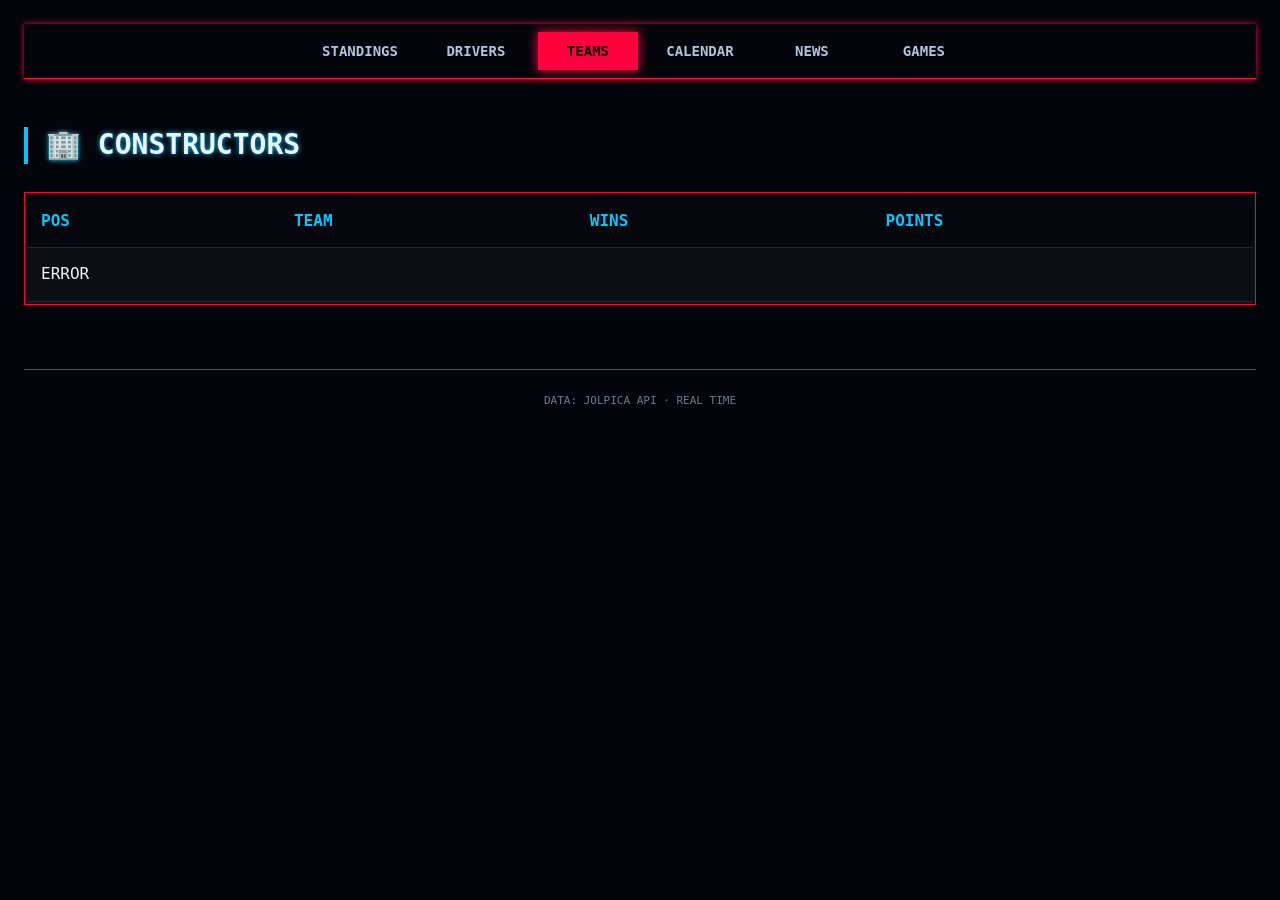
<file: teams.html>
<!DOCTYPE html>
<html lang="en">
<head>
    <meta charset="UTF-8">
    <meta name="viewport" content="width=device-width, initial-scale=1.0">
    <title>F1 2026 // TEAMS</title>
    <link rel="stylesheet" href="style.css">
</head>
<body>
<div class="container">
    <div class="nav">
        <a href="index.html">STANDINGS</a>
        <a href="drivers.html">DRIVERS</a>
        <a href="teams.html" class="active">TEAMS</a>
        <a href="calendar.html">CALENDAR</a>
        <a href="news.html">NEWS</a>
        <a href="games.html">GAMES</a>
    </div>
    <h1>🏢 CONSTRUCTORS</h1>
    <div class="table-wrapper">
        <table id="teamsTable">
            <thead><tr><th>POS</th><th>TEAM</th><th>WINS</th><th>POINTS</th></tr></thead>
            <tbody id="teamsBody"><tr><td colspan="4">⏳ LOADING</td></tr></tbody>
        </table>
    </div>
    <div class="footer">DATA: JOLPICA API · REAL TIME</div>
</div>
<script>
    const SEASON = 2026;
    async function loadTeams() {
        const tbody = document.getElementById('teamsBody');
        try {
            const res = await fetch(`https://api.jolpi.ca/ergast/f1/${SEASON}/constructorstandings.json`);
            const data = await res.json();
            const list = data?.MRData?.StandingsTable?.StandingsLists?.[0]?.ConstructorStandings || [];
            tbody.innerHTML = '';
            list.forEach((t, i) => {
                const row = tbody.insertRow();
                row.insertCell(0).innerText = i + 1;
                row.insertCell(1).innerText = t.Constructor.name;
                row.insertCell(2).innerText = t.wins;
                row.insertCell(3).innerText = t.points;
            });
        } catch(e) { tbody.innerHTML = '<tr><td colspan="4">ERROR</td></tr>'; }
    }
    loadTeams();
</script>
</body>
</html>
</file>
<file: style.css>
* {
    margin: 0;
    padding: 0;
    box-sizing: border-box;
}

body {
    background: #03050a;
    font-family: 'Inter', 'Segoe UI', monospace;
    color: #eef2ff;
    padding: 24px;
    line-height: 1.3;
}

.container {
    max-width: 1400px;
    margin: 0 auto;
}

/* ===== НАВИГАЦИЯ (ФИКСИРОВАННЫЕ КНОПКИ) ===== */
.nav {
    display: flex;
    flex-wrap: wrap;
    justify-content: center;
    gap: 12px;
    margin-bottom: 48px;
    padding: 8px 24px;
    border-bottom: 1px solid #ff003c;
    box-shadow: 0 0 6px #ff003c;
}

.nav a {
    min-width: 100px;
    text-align: center;
    color: #b0c4de;
    text-decoration: none;
    font-weight: 700;
    font-size: 14px;
    padding: 10px 16px;
    transition: 0.2s;
}

.nav a.active,
.nav a:hover {
    background: #ff003c;
    color: #000;
    box-shadow: 0 0 12px #ff003c;
}

/* ===== ЗАГОЛОВКИ ===== */
h1 {
    font-size: 28px;
    font-weight: 800;
    margin-bottom: 28px;
    border-left: 4px solid #00c8ff;
    padding-left: 18px;
    text-shadow: 0 0 5px #00c8ff;
}

/* ===== СТАТИСТИКА ===== */
.stats-grid {
    display: grid;
    grid-template-columns: repeat(auto-fit, minmax(260px, 1fr));
    gap: 24px;
    margin-bottom: 48px;
}

.stat-card {
    background: #0b0e14;
    border: 1px solid #ff003c;
    padding: 24px;
    transition: 0.2s;
}

.stat-card:hover {
    border-color: #00c8ff;
    box-shadow: 0 0 12px #00c8ff;
    transform: translateY(-2px);
}

.stat-label {
    font-size: 11px;
    text-transform: uppercase;
    color: #ff003c;
    letter-spacing: 2px;
    margin-bottom: 8px;
}

.stat-value {
    font-size: 34px;
    font-weight: 800;
    margin-bottom: 4px;
    text-shadow: 0 0 3px #fff;
}

.next-card {
    background: #0b0e14;
    border-left: 6px solid #ff003c;
    padding: 24px;
    margin-bottom: 32px;
}

/* ===== ТАБЛИЦЫ ===== */
.table-wrapper {
    overflow-x: auto;
    background: #0b0e14;
    border: 1px solid #ff003c;
    padding: 2px;
}

table {
    width: 100%;
    border-collapse: collapse;
}

th, td {
    padding: 16px 14px;
    text-align: left;
    border-bottom: 1px solid #22262f;
}

th {
    background: #05070c;
    color: #00c8ff;
}

/* ===== КАЛЕНДАРЬ ===== */
.race-grid {
    display: grid;
    grid-template-columns: repeat(auto-fill, minmax(320px, 1fr));
    gap: 20px;
}

.race-card {
    background: #0b0e14;
    border: 1px solid #ff003c;
    padding: 18px;
}

.race-card:hover {
    border-color: #00c8ff;
    box-shadow: 0 0 8px #00c8ff;
}

.race-header {
    display: flex;
    justify-content: space-between;
    margin-bottom: 12px;
    color: #ff003c;
    font-weight: 700;
}

.race-name {
    font-size: 18px;
    font-weight: 800;
    margin-bottom: 6px;
}

.winner {
    margin-top: 12px;
    color: #00c8ff;
    font-weight: 700;
}

/* ===== НОВОСТИ ===== */
.news-grid {
    display: grid;
    grid-template-columns: repeat(auto-fill, minmax(320px, 1fr));
    gap: 24px;
}

.news-card {
    background: #0b0e14;
    border: 1px solid #ff003c;
    padding: 16px;
}

.news-card:hover {
    border-color: #00c8ff;
    box-shadow: 0 0 12px #00c8ff;
}

.news-title {
    font-weight: 800;
    font-size: 18px;
    margin-bottom: 8px;
}

.news-title a {
    color: #eef2ff;
    text-decoration: none;
}

.news-title a:hover {
    color: #ff003c;
}

.news-desc {
    font-size: 13px;
    color: #9aaebf;
    margin-bottom: 12px;
}

/* ===== ИГРЫ ===== */
.games-grid {
    display: grid;
    grid-template-columns: repeat(auto-fill, minmax(360px, 1fr));
    gap: 28px;
}

.game-card {
    background: #0b0e14;
    border: 1px solid #ff003c;
    padding: 20px;
    transition: 0.2s;
}

.game-card:hover {
    border-color: #00c8ff;
    box-shadow: 0 0 12px #00c8ff;
}

.game-title {
    font-size: 20px;
    font-weight: 800;
    margin-bottom: 16px;
    color: #ff003c;
}

button, .game-btn {
    background: #ff003c;
    border: none;
    color: #000;
    font-weight: 700;
    padding: 8px 16px;
    margin-top: 12px;
    cursor: pointer;
    font-family: monospace;
    transition: 0.1s;
}

button:hover {
    background: #00c8ff;
    box-shadow: 0 0 8px #00c8ff;
}

input, select {
    background: #0b0e14;
    border: 1px solid #ff003c;
    color: #eef2ff;
    padding: 8px;
    width: 100%;
    margin-top: 10px;
}

.game-stats {
    margin-top: 12px;
    font-size: 13px;
    color: #b0c4de;
}

.big-number {
    font-size: 28px;
    font-weight: 800;
    margin: 8px 0;
}

.flex-buttons {
    display: flex;
    gap: 8px;
    flex-wrap: wrap;
    margin-top: 8px;
}

/* ===== ПОДВАЛ ===== */
.footer {
    margin-top: 64px;
    padding: 24px;
    text-align: center;
    border-top: 1px solid #ff003c;
    font-size: 11px;
    color: #6a7c94;
}

/* ===== АДАПТАЦИЯ ===== */
@media (max-width: 768px) {
    body { padding: 16px; }
    .stat-value { font-size: 26px; }
    .nav a { min-width: 80px; padding: 6px 12px; font-size: 12px; }
    .games-grid, .race-grid, .news-grid { grid-template-columns: 1fr; }
    th, td { padding: 10px 8px; font-size: 12px; }
    h1 { font-size: 22px; }
}
</file>
